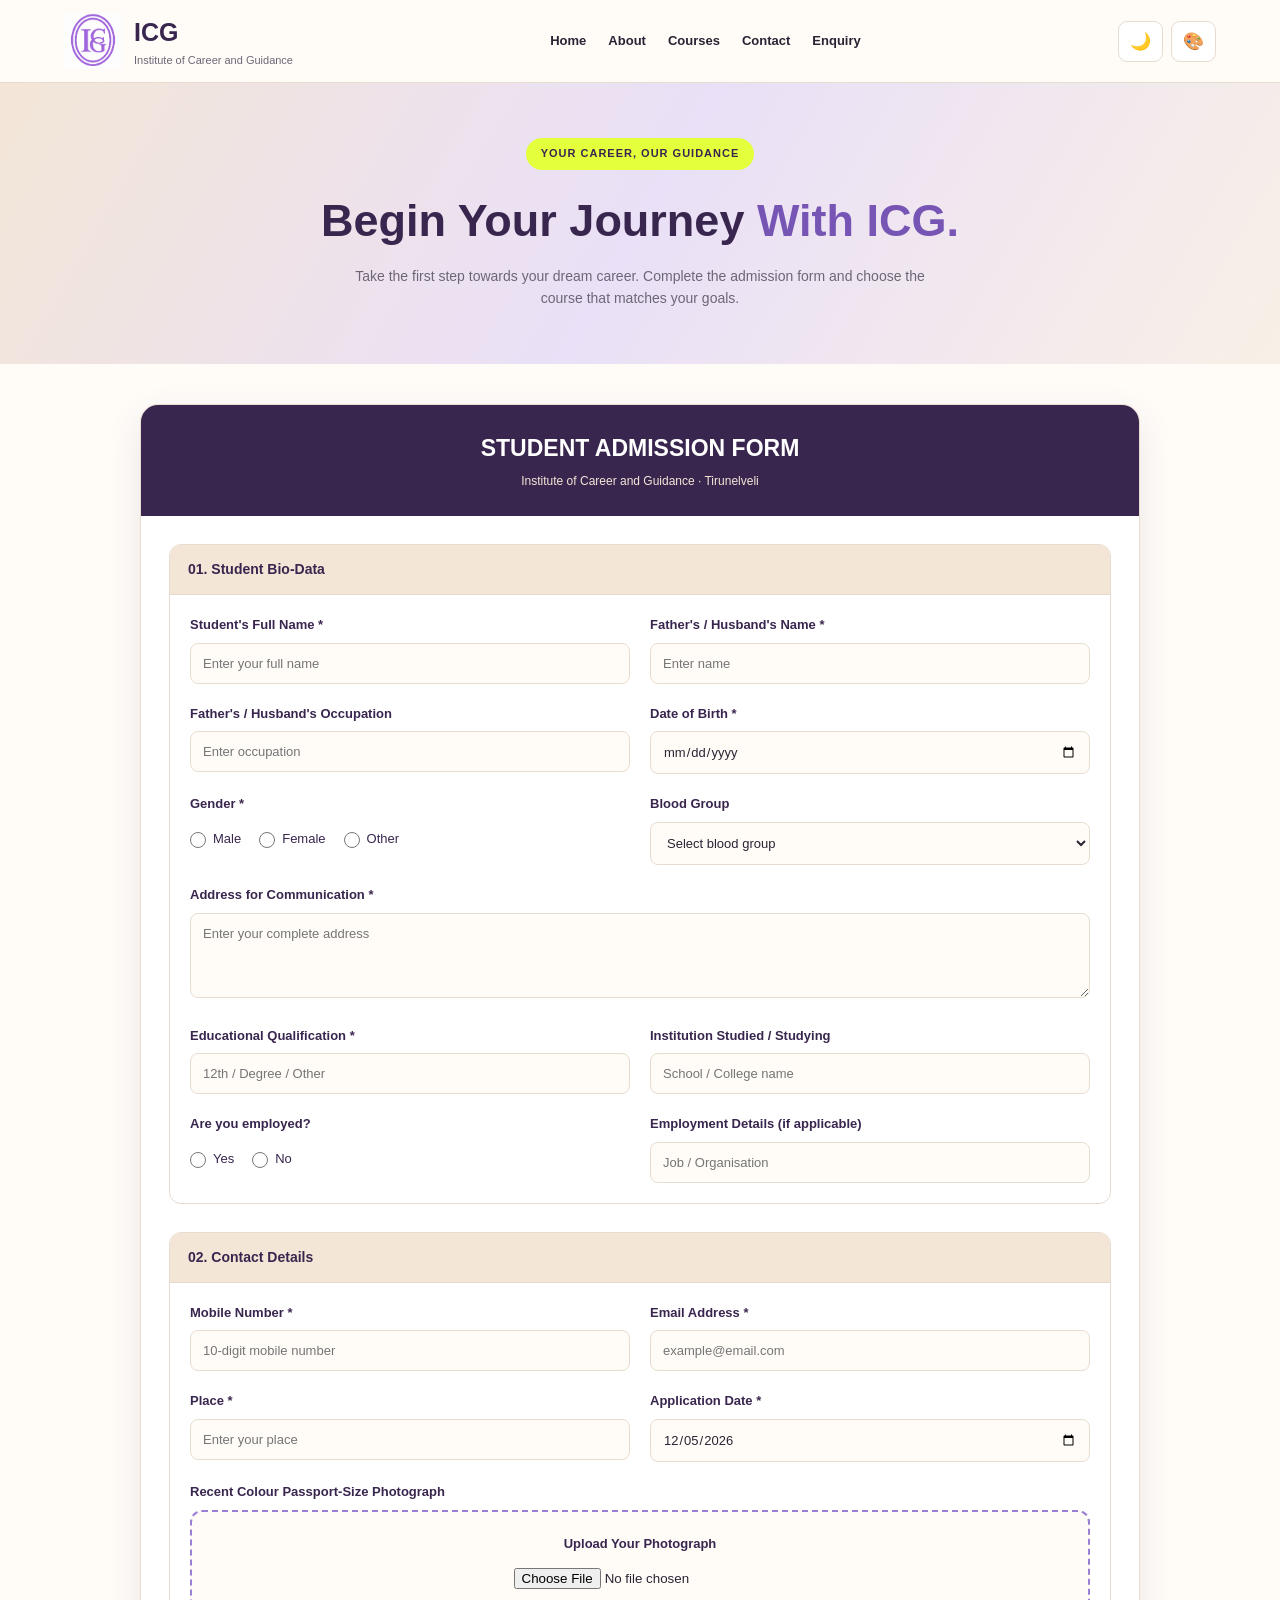
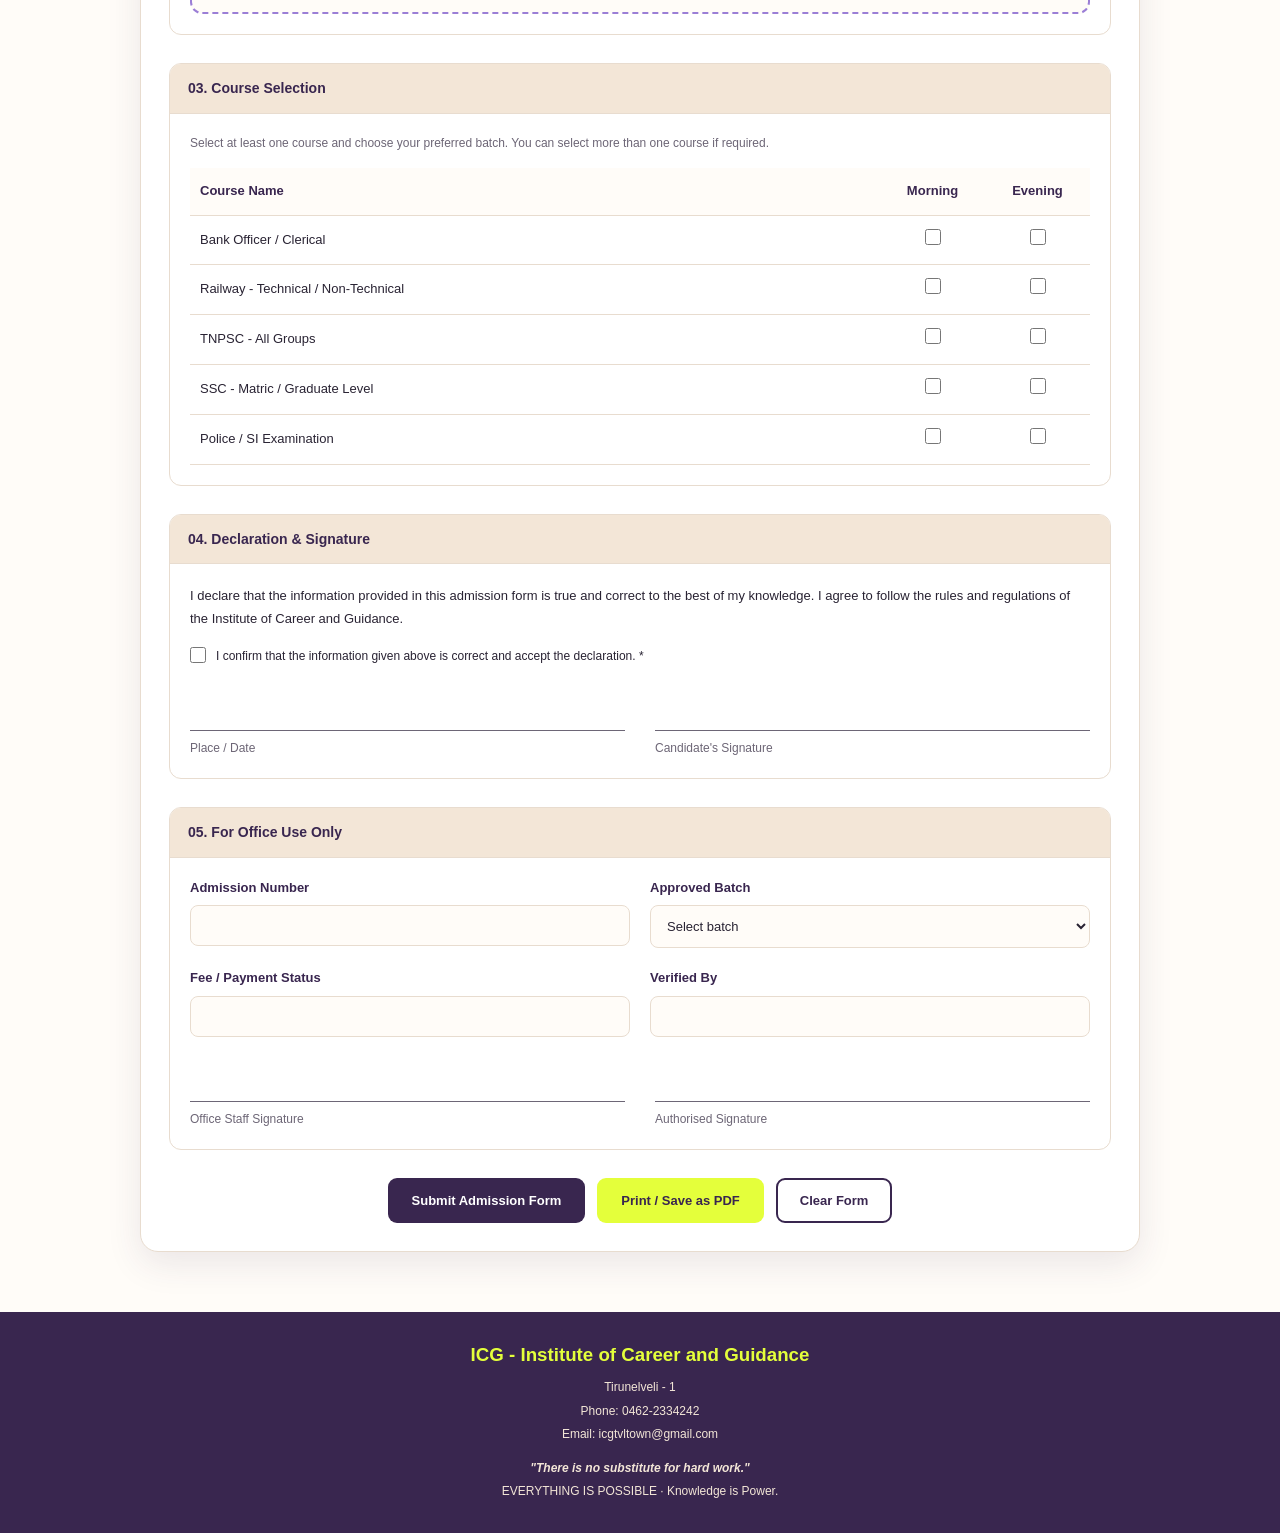
<file: Admission_form.html>
<!DOCTYPE html>
<html lang="en">
<head>
<meta charset="UTF-8">
<meta name="viewport" content="width=device-width, initial-scale=1.0">

<title>ICG | Student Admission</title>

<style>
/* ICG HOME PAGE COLOURS */
:root {
    --beige: #F3E6D7;
    --purple: #9B7ED6;
    --deep-purple: #39264F;
    --lemon: #E4FF3B;
    --white: #FFFFFF;
    --text: #292333;
    --muted: #6D6676;
    --background: #FFFCF8;
    --card: #FFFFFF;
    --border: #E8DCCF;
    --shadow: 0 12px 35px rgba(57,38,79,.10);
}

* {
    margin: 0;
    padding: 0;
    box-sizing: border-box;
}

body {
    font-family: Arial, Helvetica, sans-serif;
    background: var(--background);
    color: var(--text);
    line-height: 1.6;
    transition: .3s;
}

a {
    text-decoration: none;
    color: inherit;
}

button, input, select, textarea {
    font-family: inherit;
}

/* NAVIGATION BAR */

header {
    position: sticky;
    top: 0;
    z-index: 100;
    background: var(--background);
    border-bottom: 1px solid var(--border);
}

.navbar {
    width: 90%;
    max-width: 1200px;
    min-height: 82px;
    margin: auto;
    display: flex;
    align-items: center;
    justify-content: space-between;
    gap: 15px;
}

.logo-area {
    display: flex;
    align-items: center;
    gap: 12px;
}

.logo-area img {
    width: 58px;
    height: 58px;
    object-fit: contain;
}

.logo-text h2 {
    color: var(--deep-purple);
    font-size: 25px;
}

.logo-text p {
    color: var(--muted);
    font-size: 11px;
}

.nav-links {
    display: flex;
    align-items: center;
    gap: 22px;
}

.nav-links a {
    font-size: 13px;
    font-weight: bold;
}

.nav-links a:hover {
    color: #7655B4;
}

.nav-actions {
    display: flex;
    gap: 8px;
}

.theme-button {
    padding: 9px 11px;
    border: 1px solid var(--border);
    border-radius: 9px;
    background: var(--card);
    cursor: pointer;
    font-size: 17px;
}

.menu-button {
    display: none;
    padding: 9px 12px;
    border: 1px solid var(--border);
    border-radius: 9px;
    background: var(--card);
    cursor: pointer;
}

/* PAGE INTRO */

.page-banner {
    background: linear-gradient(
        120deg,
        var(--beige),
        #EAE0F7,
        #F8F0E6
    );
    text-align: center;
    padding: 55px 20px;
}

.tag {
    display: inline-block;
    background: var(--lemon);
    color: var(--deep-purple);
    padding: 7px 15px;
    border-radius: 30px;
    font-size: 11px;
    font-weight: bold;
    letter-spacing: 1px;
}

.page-banner h1 {
    color: var(--deep-purple);
    font-size: clamp(30px, 5vw, 45px);
    margin: 15px 0 8px;
}

.page-banner h1 span {
    color: #7655B4;
}

.page-banner p {
    color: var(--muted);
    max-width: 600px;
    margin: auto;
    font-size: 14px;
}

/* FORM CONTAINER */

.form-container {
    width: 92%;
    max-width: 1000px;
    margin: 40px auto 60px;
    background: var(--card);
    border: 1px solid var(--border);
    border-radius: 18px;
    overflow: hidden;
    box-shadow: var(--shadow);
}

.form-heading {
    background: var(--deep-purple);
    color: var(--white);
    text-align: center;
    padding: 25px 15px;
}

.form-heading h2 {
    font-size: 23px;
    margin-bottom: 5px;
}

.form-heading p {
    color: var(--beige);
    font-size: 12px;
}

form {
    padding: 28px;
}

/* FORM SECTIONS */

.form-section {
    margin-bottom: 28px;
    border: 1px solid var(--border);
    border-radius: 12px;
    overflow: hidden;
}

.section-title {
    background: var(--beige);
    color: var(--deep-purple);
    padding: 13px 18px;
    font-size: 14px;
    font-weight: bold;
    border-bottom: 1px solid var(--border);
}

.section-content {
    padding: 20px;
}

.form-grid {
    display: grid;
    grid-template-columns: repeat(2, minmax(0, 1fr));
    gap: 20px;
}

.form-group {
    min-width: 0;
}

.full-width {
    grid-column: 1 / -1;
}

.form-group label,
.field-label {
    display: block;
    font-size: 13px;
    font-weight: bold;
    margin-bottom: 7px;
    color: var(--deep-purple);
}

input:not([type="radio"]):not([type="checkbox"]):not([type="file"]),
select,
textarea {
    width: 100%;
    padding: 12px;
    border: 1px solid var(--border);
    border-radius: 8px;
    background: var(--background);
    color: var(--text);
    font-size: 13px;
    outline: none;
}

textarea {
    min-height: 85px;
    resize: vertical;
}

input:focus,
select:focus,
textarea:focus {
    border-color: var(--purple);
    box-shadow: 0 0 0 3px rgba(155,126,214,.15);
}

.options {
    display: flex;
    gap: 18px;
    flex-wrap: wrap;
    padding-top: 7px;
}

.options label {
    display: flex;
    align-items: center;
    gap: 7px;
    font-weight: normal;
    font-size: 13px;
}

input[type="radio"],
input[type="checkbox"] {
    accent-color: var(--deep-purple);
    width: 16px;
    height: 16px;
}

/* PHOTO UPLOAD */

.photo-box {
    background: var(--background);
    border: 2px dashed var(--purple);
    border-radius: 12px;
    padding: 22px;
    text-align: center;
}

.photo-box p {
    color: var(--deep-purple);
    font-size: 13px;
    font-weight: bold;
    margin-bottom: 10px;
}

.photo-box input {
    max-width: 100%;
}

/* PHOTO PREVIEW */

#photoPreview {
    display: none;
    width: 110px;
    height: 130px;
    object-fit: cover;
    border: 2px solid var(--purple);
    border-radius: 8px;
    margin: 0 auto 12px;
}

/* COURSE TABLE */

.course-table {
    width: 100%;
    border-collapse: collapse;
    font-size: 13px;
}

.course-table th,
.course-table td {
    padding: 13px 10px;
    border-bottom: 1px solid var(--border);
    text-align: left;
}

.course-table th {
    background: var(--background);
    color: var(--deep-purple);
}

.course-table th:not(:first-child),
.course-table td:not(:first-child) {
    text-align: center;
    width: 105px;
}

.course-table input {
    cursor: pointer;
}

.note {
    color: var(--muted);
    font-size: 12px;
    margin-bottom: 15px;
}

/* DECLARATION AND SIGNATURE */

.declaration {
    font-size: 13px;
    line-height: 1.8;
    margin-bottom: 16px;
}

.agreement {
    display: flex;
    align-items: flex-start;
    gap: 10px;
    font-size: 12px;
}

.signature-grid {
    display: grid;
    grid-template-columns: 1fr 1fr;
    gap: 30px;
    margin-top: 30px;
}

.signature-line {
    border-bottom: 1px solid var(--muted);
    height: 35px;
    margin-bottom: 8px;
}

.signature-grid p {
    font-size: 12px;
    color: var(--muted);
}

/* BUTTONS */

.button-area {
    display: flex;
    justify-content: center;
    flex-wrap: wrap;
    gap: 12px;
    margin-top: 25px;
}

.btn {
    border: 2px solid transparent;
    border-radius: 9px;
    padding: 13px 22px;
    font-size: 13px;
    font-weight: bold;
    cursor: pointer;
    transition: .3s;
}

.btn-primary {
    background: var(--deep-purple);
    color: var(--white);
}

.btn-primary:hover {
    background: #7655B4;
    transform: translateY(-2px);
}

.btn-lemon {
    background: var(--lemon);
    color: var(--deep-purple);
}

.btn-outline {
    background: transparent;
    border-color: var(--deep-purple);
    color: var(--deep-purple);
}

.btn-outline:hover {
    background: var(--beige);
}

#formMessage {
    display: none;
    margin-top: 18px;
    padding: 14px;
    border-radius: 8px;
    background: #EAF7D7;
    color: #31530A;
    font-size: 13px;
}

/* FOOTER */

footer {
    background: var(--deep-purple);
    color: var(--white);
    text-align: center;
    padding: 28px 15px;
}

footer h3 {
    color: var(--lemon);
    margin-bottom: 8px;
}

footer p {
    font-size: 12px;
    margin: 4px;
    color: var(--beige);
}

footer .footer-quote {
    margin-top: 15px;
    font-weight: bold;
    font-style: italic;
}

/* DARK MODE */

body.dark-mode {
    --background: #21192B;
    --card: #30243D;
    --text: #F5EDF9;
    --muted: #C5B8D1;
    --border: #51415F;
    --beige: #40324D;
    --deep-purple: #39264F;
    --purple: #B49AE8;
    --shadow: 0 12px 35px rgba(0,0,0,.25);
}

body.dark-mode .page-banner {
    background: linear-gradient(120deg, #30243D, #39264F);
}

body.dark-mode .page-banner h1,
body.dark-mode .section-title,
body.dark-mode .form-group label,
body.dark-mode .field-label {
    color: #E4FF3B;
}

body.dark-mode input,
body.dark-mode select,
body.dark-mode textarea {
    background: #21192B;
    color: #F5EDF9;
}

body.dark-mode .course-table th {
    background: #21192B;
}

/* ALTERNATE COLOUR THEMES */

body.theme-blue {
    --purple: #78A9E8;
    --deep-purple: #193B65;
    --lemon: #C9F0FF;
    --beige: #DCEBFA;
}

body.theme-green {
    --purple: #7FBF9B;
    --deep-purple: #214D3A;
    --lemon: #DFFF9A;
    --beige: #E0F0E4;
}

/* RESPONSIVE DESIGN */

@media (max-width: 900px) {
    .nav-links {
        gap: 12px;
    }

    .nav-links a {
        font-size: 12px;
    }

    .logo-text p {
        max-width: 150px;
    }
}

@media (max-width: 700px) {
    .navbar {
        flex-wrap: wrap;
        padding: 12px 0;
    }

    .logo-area {
        margin-right: auto;
    }

    .logo-area img {
        width: 45px;
        height: 45px;
    }

    .logo-text h2 {
        font-size: 21px;
    }

    .menu-button {
        display: block;
    }

    .nav-links {
        display: none;
        flex-direction: column;
        align-items: stretch;
        width: 100%;
        gap: 0;
        padding: 8px 0;
    }

    .nav-links.active {
        display: flex;
    }

    .nav-links a {
        padding: 12px;
        border-bottom: 1px solid var(--border);
    }

    .form-grid {
        grid-template-columns: 1fr;
    }

    .full-width {
        grid-column: auto;
    }

    form {
        padding: 15px;
    }

    .section-content {
        padding: 14px;
    }

    .course-table {
        font-size: 11px;
    }

    .course-table th,
    .course-table td {
        padding: 10px 5px;
    }

    .course-table th:not(:first-child),
    .course-table td:not(:first-child) {
        width: 65px;
    }

    .signature-grid {
        grid-template-columns: 1fr;
        gap: 20px;
    }
}

/* PRINT */

@media print {
    header,
    .page-banner,
    .button-area,
    footer {
        display: none !important;
    }

    body {
        background: white;
        color: black;
    }

    .form-container {
        width: 100%;
        max-width: none;
        margin: 0;
        border: none;
        box-shadow: none;
    }

    form {
        padding: 10px;
    }

    .form-section {
        break-inside: avoid;
    }

    .form-heading {
        background: #39264F !important;
        color: white !important;
        print-color-adjust: exact;
        -webkit-print-color-adjust: exact;
    }

    .section-title {
        print-color-adjust: exact;
        -webkit-print-color-adjust: exact;
    }
}
</style>
</head>

<body>

<!-- NAVIGATION -->

<header>
    <div class="navbar">

        <a href="index.html" class="logo-area">
            <img src="logo.png" alt="ICG Logo">

            <div class="logo-text">
                <h2>ICG</h2>
                <p>Institute of Career and Guidance</p>
            </div>
        </a>

        <nav class="nav-links" id="navLinks">
            <a href="index.html">Home</a>
            <a href="index.html#about">About</a>
            <a href="index.html#courses">Courses</a>
            <a href="index.html#contact">Contact</a>
            <a href="Enquiry_page.html">Enquiry</a>
        </nav>

        <div class="nav-actions">
            <button class="theme-button" id="themeToggle"
                    type="button" title="Toggle dark mode">🌙</button>

            <button class="theme-button" id="colorToggle"
                    type="button" title="Change colour theme">🎨</button>

            <button class="menu-button" id="menuToggle"
                    type="button" aria-label="Open menu">☰</button>
        </div>

    </div>
</header>

<!-- PAGE INTRODUCTION -->

<section class="page-banner">

    <span class="tag">YOUR CAREER, OUR GUIDANCE</span>

    <h1>Begin Your Journey <span>With ICG.</span></h1>

    <p>
        Take the first step towards your dream career.
        Complete the admission form and choose the course
        that matches your goals.
    </p>

</section>

<!-- ADMISSION FORM -->

<main class="form-container">

    <div class="form-heading">
        <h2>STUDENT ADMISSION FORM</h2>
        <p>Institute of Career and Guidance · Tirunelveli</p>
    </div>

    <form id="admissionForm">

        <!-- STUDENT BIO-DATA -->

        <section class="form-section">

            <div class="section-title">
                01. Student Bio-Data
            </div>

            <div class="section-content">

                <div class="form-grid">

                    <div class="form-group">
                        <label for="studentName">Student's Full Name *</label>
                        <input type="text" id="studentName"
                               name="studentName"
                               placeholder="Enter your full name" required>
                    </div>

                    <div class="form-group">
                        <label for="parentName">
                            Father's / Husband's Name *
                        </label>
                        <input type="text" id="parentName"
                               name="parentName"
                               placeholder="Enter name" required>
                    </div>

                    <div class="form-group">
                        <label for="occupation">
                            Father's / Husband's Occupation
                        </label>
                        <input type="text" id="occupation"
                               name="occupation"
                               placeholder="Enter occupation">
                    </div>

                    <div class="form-group">
                        <label for="dob">Date of Birth *</label>
                        <input type="date" id="dob" name="dob" required>
                    </div>

                    <div class="form-group">
                        <span class="field-label">Gender *</span>

                        <div class="options">
                            <label>
                                <input type="radio" name="gender"
                                       value="Male" required> Male
                            </label>

                            <label>
                                <input type="radio" name="gender"
                                       value="Female"> Female
                            </label>

                            <label>
                                <input type="radio" name="gender"
                                       value="Other"> Other
                            </label>
                        </div>
                    </div>

                    <div class="form-group">
                        <label for="bloodGroup">Blood Group</label>

                        <select id="bloodGroup" name="bloodGroup">
                            <option value="">Select blood group</option>
                            <option>A+</option>
                            <option>A-</option>
                            <option>B+</option>
                            <option>B-</option>
                            <option>AB+</option>
                            <option>AB-</option>
                            <option>O+</option>
                            <option>O-</option>
                            <option>Not Known</option>
                        </select>
                    </div>

                    <div class="form-group full-width">
                        <label for="address">
                            Address for Communication *
                        </label>
                        <textarea id="address" name="address"
                                  placeholder="Enter your complete address"
                                  required></textarea>
                    </div>

                    <div class="form-group">
                        <label for="qualification">
                            Educational Qualification *
                        </label>
                        <input type="text" id="qualification"
                               name="qualification"
                               placeholder="12th / Degree / Other"
                               required>
                    </div>

                    <div class="form-group">
                        <label for="institution">
                            Institution Studied / Studying
                        </label>
                        <input type="text" id="institution"
                               name="institution"
                               placeholder="School / College name">
                    </div>

                    <div class="form-group">
                        <span class="field-label">Are you employed?</span>

                        <div class="options">
                            <label>
                                <input type="radio" name="employed"
                                       value="Yes"> Yes
                            </label>

                            <label>
                                <input type="radio" name="employed"
                                       value="No"> No
                            </label>
                        </div>
                    </div>

                    <div class="form-group">
                        <label for="employmentDetails">
                            Employment Details (if applicable)
                        </label>
                        <input type="text" id="employmentDetails"
                               name="employmentDetails"
                               placeholder="Job / Organisation">
                    </div>

                </div>
            </div>
        </section>

        <!-- CONTACT DETAILS -->

        <section class="form-section">

            <div class="section-title">
                02. Contact Details
            </div>

            <div class="section-content">

                <div class="form-grid">

                    <div class="form-group">
                        <label for="mobile">Mobile Number *</label>
                        <input type="tel" id="mobile" name="mobile"
                               inputmode="numeric"
                               pattern="[0-9]{10}" maxlength="10"
                               placeholder="10-digit mobile number"
                               title="Enter a 10-digit mobile number"
                               required>
                    </div>

                    <div class="form-group">
                        <label for="email">Email Address *</label>
                        <input type="email" id="email" name="email"
                               placeholder="example@email.com" required>
                    </div>

                    <div class="form-group">
                        <label for="place">Place *</label>
                        <input type="text" id="place" name="place"
                               placeholder="Enter your place" required>
                    </div>

                    <div class="form-group">
                        <label for="applicationDate">Application Date *</label>
                        <input type="date" id="applicationDate"
                               name="applicationDate" required>
                    </div>

                    <div class="form-group full-width">

                        <label for="photo">
                            Recent Colour Passport-Size Photograph
                        </label>

                        <div class="photo-box">

                            <img id="photoPreview"
                                 alt="Selected passport-size photo preview">

                            <p>Upload Your Photograph</p>

                            <input type="file" id="photo" name="photo"
                                   accept="image/png,image/jpeg">

                        </div>

                    </div>

                </div>
            </div>
        </section>

        <!-- COURSE SELECTION -->

        <section class="form-section">

            <div class="section-title">
                03. Course Selection
            </div>

            <div class="section-content">

                <p class="note">
                    Select at least one course and choose your preferred
                    batch. You can select more than one course if required.
                </p>

                <table class="course-table">

                    <thead>
                        <tr>
                            <th>Course Name</th>
                            <th>Morning</th>
                            <th>Evening</th>
                        </tr>
                    </thead>

                    <tbody>

                        <tr>
                            <td>Bank Officer / Clerical</td>
                            <td>
                                <input type="checkbox" name="courses"
                                       value="Bank Officer / Clerical - Morning"
                                       aria-label="Bank course morning">
                            </td>
                            <td>
                                <input type="checkbox" name="courses"
                                       value="Bank Officer / Clerical - Evening"
                                       aria-label="Bank course evening">
                            </td>
                        </tr>

                        <tr>
                            <td>Railway - Technical / Non-Technical</td>
                            <td>
                                <input type="checkbox" name="courses"
                                       value="Railway - Morning"
                                       aria-label="Railway morning">
                            </td>
                            <td>
                                <input type="checkbox" name="courses"
                                       value="Railway - Evening"
                                       aria-label="Railway evening">
                            </td>
                        </tr>

                        <tr>
                            <td>TNPSC - All Groups</td>
                            <td>
                                <input type="checkbox" name="courses"
                                       value="TNPSC - Morning"
                                       aria-label="TNPSC morning">
                            </td>
                            <td>
                                <input type="checkbox" name="courses"
                                       value="TNPSC - Evening"
                                       aria-label="TNPSC evening">
                            </td>
                        </tr>

                        <tr>
                            <td>SSC - Matric / Graduate Level</td>
                            <td>
                                <input type="checkbox" name="courses"
                                       value="SSC - Morning"
                                       aria-label="SSC morning">
                            </td>
                            <td>
                                <input type="checkbox" name="courses"
                                       value="SSC - Evening"
                                       aria-label="SSC evening">
                            </td>
                        </tr>

                        <tr>
                            <td>Police / SI Examination</td>
                            <td>
                                <input type="checkbox" name="courses"
                                       value="Police / SI - Morning"
                                       aria-label="Police course morning">
                            </td>
                            <td>
                                <input type="checkbox" name="courses"
                                       value="Police / SI - Evening"
                                       aria-label="Police course evening">
                            </td>
                        </tr>

                    </tbody>
                </table>

            </div>
        </section>

        <!-- DECLARATION -->

        <section class="form-section">

            <div class="section-title">
                04. Declaration & Signature
            </div>

            <div class="section-content">

                <p class="declaration">
                    I declare that the information provided in this
                    admission form is true and correct to the best of
                    my knowledge. I agree to follow the rules and
                    regulations of the Institute of Career and Guidance.
                </p>

                <label class="agreement">
                    <input type="checkbox" id="declaration" required>

                    <span>
                        I confirm that the information given above is
                        correct and accept the declaration. *
                    </span>
                </label>

                <div class="signature-grid">

                    <div>
                        <div class="signature-line"></div>
                        <p>Place / Date</p>
                    </div>

                    <div>
                        <div class="signature-line"></div>
                        <p>Candidate's Signature</p>
                    </div>

                </div>

            </div>
        </section>

        <!-- OFFICE USE -->

        <section class="form-section">

            <div class="section-title">
                05. For Office Use Only
            </div>

            <div class="section-content">

                <div class="form-grid">

                    <div class="form-group">
                        <label for="admissionNumber">
                            Admission Number
                        </label>
                        <input type="text" id="admissionNumber"
                               name="admissionNumber">
                    </div>

                    <div class="form-group">
                        <label for="approvedBatch">Approved Batch</label>
                        <select id="approvedBatch" name="approvedBatch">
                            <option value="">Select batch</option>
                            <option>Morning</option>
                            <option>Evening</option>
                        </select>
                    </div>

                    <div class="form-group">
                        <label for="feeStatus">Fee / Payment Status</label>
                        <input type="text" id="feeStatus" name="feeStatus">
                    </div>

                    <div class="form-group">
                        <label for="verifiedBy">Verified By</label>
                        <input type="text" id="verifiedBy" name="verifiedBy">
                    </div>

                </div>

                <div class="signature-grid">

                    <div>
                        <div class="signature-line"></div>
                        <p>Office Staff Signature</p>
                    </div>

                    <div>
                        <div class="signature-line"></div>
                        <p>Authorised Signature</p>
                    </div>

                </div>

            </div>
        </section>

        <!-- FORM BUTTONS -->

        <div class="button-area">

            <button type="submit" class="btn btn-primary">
                Submit Admission Form
            </button>

            <button type="button" class="btn btn-lemon"
                    onclick="window.print()">
                Print / Save as PDF
            </button>

            <button type="reset" class="btn btn-outline">
                Clear Form
            </button>

        </div>

        <div id="formMessage" role="status"></div>

    </form>
</main>

<!-- FOOTER -->

<footer>

    <h3>ICG - Institute of Career and Guidance</h3>

    <p>Tirunelveli - 1</p>
    <p>Phone: 0462-2334242</p>
    <p>Email: icgtvltown@gmail.com</p>

    <p class="footer-quote">
        "There is no substitute for hard work."
    </p>

    <p>EVERYTHING IS POSSIBLE · Knowledge is Power.</p>

</footer>

<script>

/* MOBILE NAVIGATION */

const menuToggle = document.getElementById("menuToggle");
const navLinks = document.getElementById("navLinks");

menuToggle.addEventListener("click", function () {
    navLinks.classList.toggle("active");

    menuToggle.textContent =
        navLinks.classList.contains("active") ? "✕" : "☰";
});

navLinks.querySelectorAll("a").forEach(function (link) {
    link.addEventListener("click", function () {
        navLinks.classList.remove("active");
        menuToggle.textContent = "☰";
    });
});


/* DARK MODE - SAME PREFERENCE AS HOME PAGE */

const themeToggle = document.getElementById("themeToggle");

function applySavedTheme() {
    let savedTheme = "light";

    try {
        savedTheme = localStorage.getItem("icgTheme") || "light";
    } catch (error) {
        // Use light mode if browser storage is unavailable.
    }

    document.body.classList.toggle(
        "dark-mode",
        savedTheme === "dark"
    );

    themeToggle.textContent =
        savedTheme === "dark" ? "☀️" : "🌙";
}

applySavedTheme();

themeToggle.addEventListener("click", function () {
    const isDark = document.body.classList.toggle("dark-mode");

    themeToggle.textContent = isDark ? "☀️" : "🌙";

    try {
        localStorage.setItem("icgTheme", isDark ? "dark" : "light");
    } catch (error) {
        // Theme works for this page even if it cannot be saved.
    }
});


/* COLOUR THEME */

const colorToggle = document.getElementById("colorToggle");

const colorThemes = ["", "theme-blue", "theme-green"];
let currentColorTheme = 0;

function applySavedColorTheme() {
    try {
        const savedTheme = localStorage.getItem("icgColorTheme") || "";
        const savedIndex = colorThemes.indexOf(savedTheme);

        if (savedIndex !== -1) {
            currentColorTheme = savedIndex;
        }
    } catch (error) {
        currentColorTheme = 0;
    }

    document.body.classList.remove("theme-blue", "theme-green");

    if (colorThemes[currentColorTheme]) {
        document.body.classList.add(colorThemes[currentColorTheme]);
    }
}

applySavedColorTheme();

colorToggle.addEventListener("click", function () {
    currentColorTheme = (currentColorTheme + 1) % colorThemes.length;

    document.body.classList.remove("theme-blue", "theme-green");

    if (colorThemes[currentColorTheme]) {
        document.body.classList.add(colorThemes[currentColorTheme]);
    }

    try {
        localStorage.setItem(
            "icgColorTheme",
            colorThemes[currentColorTheme]
        );
    } catch (error) {
        // Colour changing still works for this page.
    }
});


/* SET APPLICATION DATE */

document.getElementById("applicationDate").value =
    new Date().toLocaleDateString("en-CA");


/* PASSPORT PHOTO PREVIEW */

const photoInput = document.getElementById("photo");
const photoPreview = document.getElementById("photoPreview");

photoInput.addEventListener("change", function () {
    const file = photoInput.files[0];

    if (!file) {
        photoPreview.style.display = "none";
        return;
    }

    if (!["image/jpeg", "image/png"].includes(file.type)) {
        alert("Please select a JPG or PNG image.");
        photoInput.value = "";
        photoPreview.style.display = "none";
        return;
    }

    const reader = new FileReader();

    reader.onload = function (event) {
        photoPreview.src = event.target.result;
        photoPreview.style.display = "block";
    };

    reader.readAsDataURL(file);
});


/* ADMISSION FORM VALIDATION */

const admissionForm = document.getElementById("admissionForm");
const formMessage = document.getElementById("formMessage");

admissionForm.addEventListener("submit", function (event) {
    event.preventDefault();

    if (!admissionForm.reportValidity()) {
        return;
    }

    const selectedCourses =
        admissionForm.querySelectorAll(
            'input[name="courses"]:checked'
        );

    if (selectedCourses.length === 0) {
        alert("Please select at least one course and batch.");
        return;
    }

    formMessage.style.display = "block";

    formMessage.textContent =
        "The form is valid! This demo does not yet send or save admission details. Please print the form or save it as PDF.";

    formMessage.scrollIntoView({
        behavior: "smooth",
        block: "center"
    });
});


/* CLEAR FORM */

admissionForm.addEventListener("reset", function () {
    setTimeout(function () {
        formMessage.style.display = "none";
        photoPreview.style.display = "none";
        photoPreview.removeAttribute("src");

        document.getElementById("applicationDate").value =
            new Date().toLocaleDateString("en-CA");
    }, 0);
});

</script>

</body>
</html>
</file>
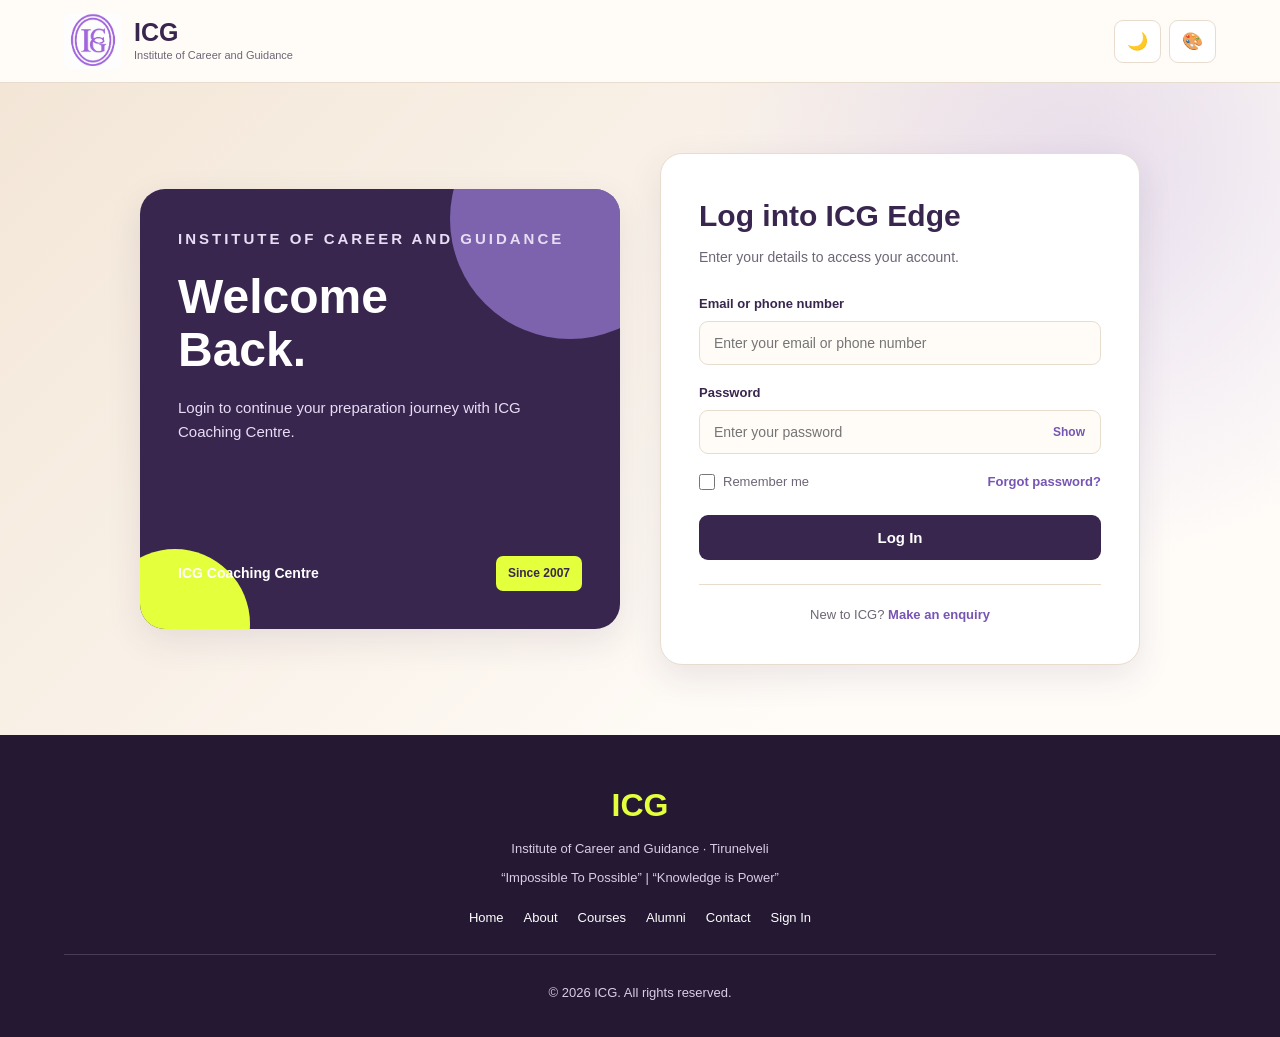
<file: Login.html>
<!DOCTYPE html>
<html lang="en">
<head>
    <meta charset="UTF-8">
    <meta name="viewport" content="width=device-width, initial-scale=1.0">
    <title>Log In | ICG Institute of Career and Guidance</title>
    <meta name="description" content="Sign in to your ICG Coaching Centre account.">

    <style>
        :root {
            --beige: #F3E6D7;
            --purple: #9B7ED6;
            --deep-purple: #39264F;
            --lemon: #E4FF3B;
            --white: #FFFFFF;
            --text: #292333;
            --muted: #6D6676;
            --background: #FFFCF8;
            --card: #FFFFFF;
            --border: #E8DCCF;
            --shadow: 0 12px 35px rgba(57,38,79,.10);
        }

        * { margin: 0; padding: 0; box-sizing: border-box; }

        html { scroll-behavior: smooth; }

        body {
            font-family: Arial, Helvetica, sans-serif;
            background: var(--background);
            color: var(--text);
            line-height: 1.6;
            min-height: 100vh;
            display: flex;
            flex-direction: column;
            transition: background .3s, color .3s;
        }

        a { text-decoration: none; color: inherit; }
        button, input { font-family: inherit; }
        button { cursor: pointer; }
        img { max-width: 100%; }

        .container { width: 90%; max-width: 1200px; margin: auto; }

        /* NAVIGATION */
        header {
            position: sticky;
            top: 0;
            z-index: 1000;
            background: var(--background);
            border-bottom: 1px solid var(--border);
        }

        .navbar {
            min-height: 82px;
            display: flex;
            align-items: center;
            justify-content: space-between;
            gap: 20px;
        }

        .logo-area { display: flex; align-items: center; gap: 12px; flex-shrink: 0; }
        .logo-area img { width: 58px; height: 58px; object-fit: contain; border-radius: 8px; }
        .logo-text h2 { color: var(--deep-purple); font-size: 25px; line-height: 1.2; }
        .logo-text p { color: var(--muted); font-size: 11px; }

        
        .nav-links a { font-size: 13px; font-weight: bold; transition: color .3s; }
        .nav-links a:hover, .nav-links a.current { color: #7655B4; }

        .nav-actions { display: flex; align-items: center; gap: 8px; }

        .theme-button, .menu-button {
            border: 1px solid var(--border);
            background: var(--card);
            color: var(--text);
            padding: 10px 12px;
            border-radius: 9px;
            font-size: 17px;
        }

        .menu-button { display: none; }

        .btn {
            display: inline-block;
            padding: 13px 22px;
            border-radius: 9px;
            font-size: 14px;
            font-weight: bold;
            border: 2px solid transparent;
            transition: transform .25s, background .25s;
        }

        .btn:hover { transform: translateY(-3px); }
        .btn-primary { background: var(--deep-purple); color: var(--white); }
        .btn-primary:hover { background: #52376F; }
        .btn-outline { border-color: var(--deep-purple); color: var(--deep-purple); background: transparent; }

        /* LOGIN AREA */
        main { flex: 1; }

        .login-section {
            background:
                radial-gradient(circle at 85% 15%, rgba(155,126,214,.22), transparent 32%),
                linear-gradient(135deg, var(--beige), #FFFCF8 75%);
            padding: 70px 0;
        }

        .login-grid {
            display: grid;
            grid-template-columns: 1fr 1fr;
            gap: 40px;
            align-items: center;
            max-width: 1000px;
            margin: auto;
        }

        /* Welcome card (left) */
        .welcome-card {
            position: relative;
            background: var(--deep-purple);
            color: var(--white);
            border-radius: 25px;
            padding: 38px;
            min-height: 440px;
            display: flex;
            flex-direction: column;
            justify-content: space-between;
            box-shadow: var(--shadow);
            overflow: hidden;
        }

        .welcome-card::before {
            content: "";
            position: absolute;
            width: 240px;
            height: 240px;
            border-radius: 50%;
            background: var(--purple);
            top: -90px;
            right: -70px;
            opacity: .7;
        }

        .welcome-card::after {
            content: "";
            position: absolute;
            width: 150px;
            height: 150px;
            border-radius: 50%;
            background: var(--lemon);
            bottom: -70px;
            left: -40px;
        }

        .welcome-top, .welcome-bottom { position: relative; z-index: 2; }

        .icg-label {
            font-size: 13px;
            letter-spacing: 3px;
            color: var(--lemon);
            font-weight: bold;
        }

        .welcome-card h1 {
            font-size: clamp(34px, 4vw, 48px);
            line-height: 1.1;
            margin: 20px 0;
        }

        .welcome-card p { color: #E8DDF4; font-size: 15px; }

        .welcome-bottom {
            margin-top: 35px;
            display: flex;
            justify-content: space-between;
            align-items: center;
            gap: 10px;
        }

        .welcome-bottom strong { font-size: 14px; }

        .welcome-bottom span {
            background: var(--lemon);
            color: var(--deep-purple);
            padding: 8px 12px;
            border-radius: 7px;
            font-size: 12px;
            font-weight: bold;
        }

        /* Form card (right) */
        .form-card {
            background: var(--card);
            border: 1px solid var(--border);
            border-radius: 22px;
            padding: 38px;
            box-shadow: var(--shadow);
        }

        .form-card h2 { color: var(--deep-purple); font-size: 30px; margin-bottom: 6px; }
        .form-card .sub { color: var(--muted); font-size: 14px; margin-bottom: 26px; }

        .field { margin-bottom: 18px; }

        .field label {
            display: block;
            color: var(--deep-purple);
            font-size: 13px;
            font-weight: bold;
            margin-bottom: 6px;
        }

        .field input[type="text"],
        .field input[type="password"] {
            width: 100%;
            padding: 13px 14px;
            border: 1px solid var(--border);
            border-radius: 9px;
            background: var(--background);
            color: var(--text);
            font-size: 14px;
            outline: none;
            transition: border-color .2s, box-shadow .2s;
        }

        .field input:focus {
            border-color: var(--purple);
            box-shadow: 0 0 0 3px rgba(155,126,214,.25);
        }

        .field.invalid input { border-color: #C0392B; }

        .error-text {
            display: none;
            color: #C0392B;
            font-size: 12px;
            margin-top: 5px;
        }

        .field.invalid .error-text { display: block; }

        .password-wrap { position: relative; }
        .password-wrap input { padding-right: 70px !important; }

        .show-password {
            position: absolute;
            right: 8px;
            top: 50%;
            transform: translateY(-50%);
            background: transparent;
            border: none;
            color: #7655B4;
            font-size: 12px;
            font-weight: bold;
            padding: 6px 8px;
        }

        .form-row {
            display: flex;
            justify-content: space-between;
            align-items: center;
            gap: 10px;
            flex-wrap: wrap;
            margin-bottom: 22px;
            font-size: 13px;
        }

        .remember { display: flex; align-items: center; gap: 8px; color: var(--muted); }
        .remember input { accent-color: var(--deep-purple); width: 16px; height: 16px; }

        .forgot { color: #7655B4; font-weight: bold; }
        .forgot:hover { text-decoration: underline; }

        .submit-btn {
            width: 100%;
            border: none;
            background: var(--deep-purple);
            color: var(--white);
            padding: 14px;
            border-radius: 9px;
            font-size: 15px;
            font-weight: bold;
            transition: transform .25s, background .25s;
        }

        .submit-btn:hover { background: #52376F; transform: translateY(-2px); }

        .form-message {
            display: none;
            margin-top: 16px;
            padding: 12px 14px;
            border-radius: 9px;
            background: var(--beige);
            color: var(--deep-purple);
            font-size: 13px;
        }

        .form-message.visible { display: block; }

        .form-footer {
            margin-top: 24px;
            padding-top: 20px;
            border-top: 1px solid var(--border);
            text-align: center;
            color: var(--muted);
            font-size: 13px;
        }

        .form-footer a { color: #7655B4; font-weight: bold; }
        .form-footer a:hover { text-decoration: underline; }

        /* FOOTER */
        footer {
            background: #241832;
            color: var(--white);
            padding: 45px 0 25px;
            text-align: center;
        }

        .footer-logo { font-size: 32px; color: var(--lemon); margin-bottom: 5px; }
        footer p { color: #D9CDE7; font-size: 13px; margin: 8px 0; }

        .footer-links {
            display: flex;
            justify-content: center;
            flex-wrap: wrap;
            gap: 20px;
            margin: 20px 0;
        }

        .footer-links a { font-size: 13px; color: var(--white); }
        .footer-links a:hover { color: var(--lemon); }

        .footer-bottom { border-top: 1px solid #4A3B58; margin-top: 25px; padding-top: 20px; }

        /* COLOUR THEMES (same as home page) */
        body.theme-blue {
            --beige: #DCEBFA; --purple: #6399D8; --deep-purple: #183B63; --lemon: #A8E6FF;
            --text: #202D40; --muted: #596B80; --background: #F7FAFF; --card: #FFFFFF;
            --border: #CFDDED; --shadow: 0 12px 35px rgba(24,59,99,.12);
        }

        body.theme-green {
            --beige: #DDF3E4; --purple: #66B58A; --deep-purple: #164B35; --lemon: #C9F56A;
            --text: #20372B; --muted: #5A7062; --background: #F7FCF8; --card: #FFFFFF;
            --border: #CFE5D5; --shadow: 0 12px 35px rgba(22,75,53,.12);
        }

        /* DARK MODE (same as home page) */
        body.dark-mode {
            --background: #17131E; --card: #241D30; --text: #F4EDF9; --muted: #C2B5D0;
            --border: #40334F; --deep-purple: #C4A8F5; --beige: #2D2438; --purple: #8C6AC6;
            --shadow: 0 12px 35px rgba(0,0,0,.25);
        }

        body.dark-mode .login-section {
            background:
                radial-gradient(circle at 85% 15%, rgba(155,126,214,.18), transparent 32%),
                var(--background);
        }

        body.dark-mode .welcome-card { background: #302340; }
        body.dark-mode .welcome-card::before { background: #7655B4; }
        body.dark-mode .welcome-card p,
        body.dark-mode .welcome-bottom strong { color: #F4EDF9; }
        body.dark-mode .submit-btn { color: #241832; }
        body.dark-mode .btn-primary { color: #241832; }
        body.dark-mode .btn-outline { border-color: var(--deep-purple); color: var(--text); }
        body.dark-mode .welcome-bottom span { color: #241832; }

        /* RESPONSIVE */
        @media (max-width: 1100px) {
            .nav-links { gap: 12px; }
            .nav-links a { font-size: 12px; }
        }

        @media (max-width: 860px) {
            .login-grid { grid-template-columns: 1fr; gap: 30px; }
            .welcome-card { min-height: 280px; }
        }

        @media (max-width: 780px) {
            .navbar { min-height: 75px; }
            .logo-area img { width: 48px; height: 48px; }
            .logo-text h2 { font-size: 22px; }
            .menu-button { display: inline-block; }

            .nav-links {
                position: absolute;
                top: 75px;
                left: 0;
                right: 0;
                display: none;
                flex-direction: column;
                align-items: stretch;
                gap: 0;
                background: var(--background);
                border-bottom: 1px solid var(--border);
                padding: 10px 5% 20px;
            }

            .nav-links.active { display: flex; }

            .nav-links a {
                padding: 13px 5px;
                border-bottom: 1px solid var(--border);
                font-size: 14px;
            }

            .nav-links a:last-child { border-bottom: none; }

            .login-section { padding: 50px 0; }
        }

        @media (max-width: 500px) {
            .container { width: 92%; }
            .logo-text p { font-size: 10px; }
            .logo-area { gap: 8px; }
            .logo-area img { width: 43px; height: 43px; }
            .logo-text h2 { font-size: 20px; }
            .nav-actions { gap: 5px; }
            .theme-button, .menu-button { padding: 8px; font-size: 14px; }
            .welcome-card { padding: 26px; }
            .form-card { padding: 26px 22px; }
        }
    </style>
</head>

<body>
    <!-- NAVIGATION -->
    <header>
        <div class="container navbar">

            <a href="index.html#home" class="logo-area" aria-label="ICG home">
                <img src="logo.png" alt="ICG Coaching Centre logo">
                <div class="logo-text">
                    <h2>ICG</h2>
                    <p>Institute of Career and Guidance</p>
                </div>
            </a>

            
            <div class="nav-actions">
                <button class="theme-button" id="themeToggle" type="button"
                        aria-label="Toggle dark mode" title="Toggle dark mode">🌙</button>

                <button class="theme-button" id="colorToggle" type="button"
                        aria-label="Change colour theme" title="Change website colours">🎨</button>

                <button class="menu-button" id="menuToggle" type="button"
                        aria-label="Open navigation menu" aria-expanded="false">☰</button>
            </div>

        </div>
    </header>

    <main>
        <section class="login-section">
            <div class="container login-grid">

                <!-- WELCOME CARD -->
                <div class="welcome-card">
                    <div class="welcome-top">
                        <p class="icg-label">INSTITUTE OF CAREER AND GUIDANCE</p>
                        <h1>Welcome<br>Back.</h1>
                        <p>
                            Login to continue your preparation journey
                            with ICG Coaching Centre.
                        </p>
                    </div>

                    <div class="welcome-bottom">
                        <strong>ICG Coaching Centre</strong>
                        <span>Since 2007</span>
                    </div>
                </div>

                <!-- LOGIN FORM -->
                <div class="form-card">
                    <h2>Log into ICG Edge</h2>
                    <p class="sub">Enter your details to access your account.</p>

                    <form id="loginForm" novalidate method="post" >

                        <div class="field" id="userField">
                            <label for="username">Email or phone number</label>
                            <input type="text"
                                   id="username"
                                   name="username"
                                   placeholder="Enter your email or phone number"
                                   autocomplete="username">
                            <p class="error-text">Enter your email or phone number.</p>
                        </div>

                        <div class="field" id="passField">
                            <label for="password">Password</label>
                            <div class="password-wrap">
                                <input type="password"
                                       id="password"
                                       name="password"
                                       placeholder="Enter your password"
                                       autocomplete="current-password">
                                <button type="button"
                                        class="show-password"
                                        id="showPassword"
                                        aria-label="Show password">Show</button>
                            </div>
                            <p class="error-text">Enter your password.</p>
                        </div>

                        <div class="form-row">
                            <label class="remember">
                                <input type="checkbox" id="remember">
                                Remember me
                            </label>

                            <a href="http://127.0.0.1:5500/Enquiry_page.html#enquiryForm" class="forgot">Forgot password?</a>
                        </div>

                        <button type="submit" class="submit-btn">Log In</button>

                        <div class="form-message" id="formMessage" role="status"></div>
                    </form>

                    <div class="form-footer">
                        New to ICG?
                        <a href="http://127.0.0.1:5500/Enquiry_page.html#enquiryForm">Make an enquiry</a>
                    </div>
                </div>

            </div>
        </section>
    </main>

    <!-- FOOTER -->
    <footer>
        <div class="container">

            <h2 class="footer-logo">ICG</h2>
            <p>Institute of Career and Guidance · Tirunelveli</p>
            <p>“Impossible To Possible” | “Knowledge is Power”</p>

            <div class="footer-links">
                <a href="index.html#home">Home</a>
                <a href="index.html#about">About</a>
                <a href="courses.html">Courses</a>
                <a href="index.html#alumni">Alumni</a>
                <a href="index.html#contact">Contact</a>
                <a href="login.html">Sign In</a>
            </div>

            <div class="footer-bottom">
                <p>© <span id="currentYear">2026</span> ICG. All rights reserved.</p>
            </div>

        </div>
    </footer>

    <script>
        /* MOBILE NAVIGATION */
        const menuToggle = document.getElementById("menuToggle");
        const navLinks = document.getElementById("navLinks");

        menuToggle.addEventListener("click", function () {
            const isOpen = navLinks.classList.toggle("active");
            menuToggle.setAttribute("aria-expanded", isOpen);
            menuToggle.textContent = isOpen ? "✕" : "☰";
        });

        /* DARK MODE (shares the saved setting with the home page) */
        const themeToggle = document.getElementById("themeToggle");

        try {
            if (localStorage.getItem("icgTheme") === "dark") {
                document.body.classList.add("dark-mode");
                themeToggle.textContent = "☀️";
            }
        } catch (error) {}

        themeToggle.addEventListener("click", function () {
            document.body.classList.toggle("dark-mode");
            const isDark = document.body.classList.contains("dark-mode");
            themeToggle.textContent = isDark ? "☀️" : "🌙";

            try {
                localStorage.setItem("icgTheme", isDark ? "dark" : "light");
            } catch (error) {}
        });

        /* COLOUR THEME (shares the saved setting with the home page) */
        const colorToggle = document.getElementById("colorToggle");
        const colorThemes = ["", "theme-blue", "theme-green"];
        const themeIcons = ["🎨", "🔵", "🟢"];
        let currentColorTheme = 0;

        try {
            const saved = localStorage.getItem("icgColorTheme");
            const savedIndex = colorThemes.indexOf(saved || "");
            if (savedIndex !== -1) {
                currentColorTheme = savedIndex;
            }
        } catch (error) {}

        function applyColorTheme() {
            document.body.classList.remove("theme-blue", "theme-green");
            const selected = colorThemes[currentColorTheme];

            if (selected) {
                document.body.classList.add(selected);
            }

            colorToggle.textContent = themeIcons[currentColorTheme];

            try {
                localStorage.setItem("icgColorTheme", selected);
            } catch (error) {}
        }

        applyColorTheme();

        colorToggle.addEventListener("click", function () {
            currentColorTheme = (currentColorTheme + 1) % colorThemes.length;
            applyColorTheme();
        });

        /* SHOW / HIDE PASSWORD */
        const passwordInput = document.getElementById("password");
        const showPassword = document.getElementById("showPassword");

        showPassword.addEventListener("click", function () {
            const isHidden = passwordInput.type === "password";
            passwordInput.type = isHidden ? "text" : "password";
            showPassword.textContent = isHidden ? "Hide" : "Show";
            showPassword.setAttribute("aria-label", isHidden ? "Hide password" : "Show password");
        });

        /* FORM CHECK */
        const loginForm = document.getElementById("loginForm");
        const usernameInput = document.getElementById("username");
        const userField = document.getElementById("userField");
        const passField = document.getElementById("passField");
        const formMessage = document.getElementById("formMessage");

        usernameInput.addEventListener("input", function () {
            userField.classList.remove("invalid");
        });

        passwordInput.addEventListener("input", function () {
            passField.classList.remove("invalid");
        });

        loginForm.addEventListener("submit", function (event) {
            event.preventDefault();

            const usernameValue = usernameInput.value.trim();
            const passwordValue = passwordInput.value;

            userField.classList.toggle("invalid", usernameValue === "");
            passField.classList.toggle("invalid", passwordValue === "");

            if (usernameValue === "" || passwordValue === "") {
                formMessage.classList.remove("visible");
                return;
            }

            /*
              Connect your own login system here.
              Send usernameValue and passwordValue to your server
              (for example with fetch to /api/login) and check them there.
              Never store or check real passwords in this HTML file.
            */

            formMessage.textContent =
                "Login is not connected yet. Please contact ICG to get access.";
            formMessage.classList.add("visible");
        });

        /* COPYRIGHT YEAR */
        document.getElementById("currentYear").textContent = new Date().getFullYear();
    </script>

</body>
</html>
</file>
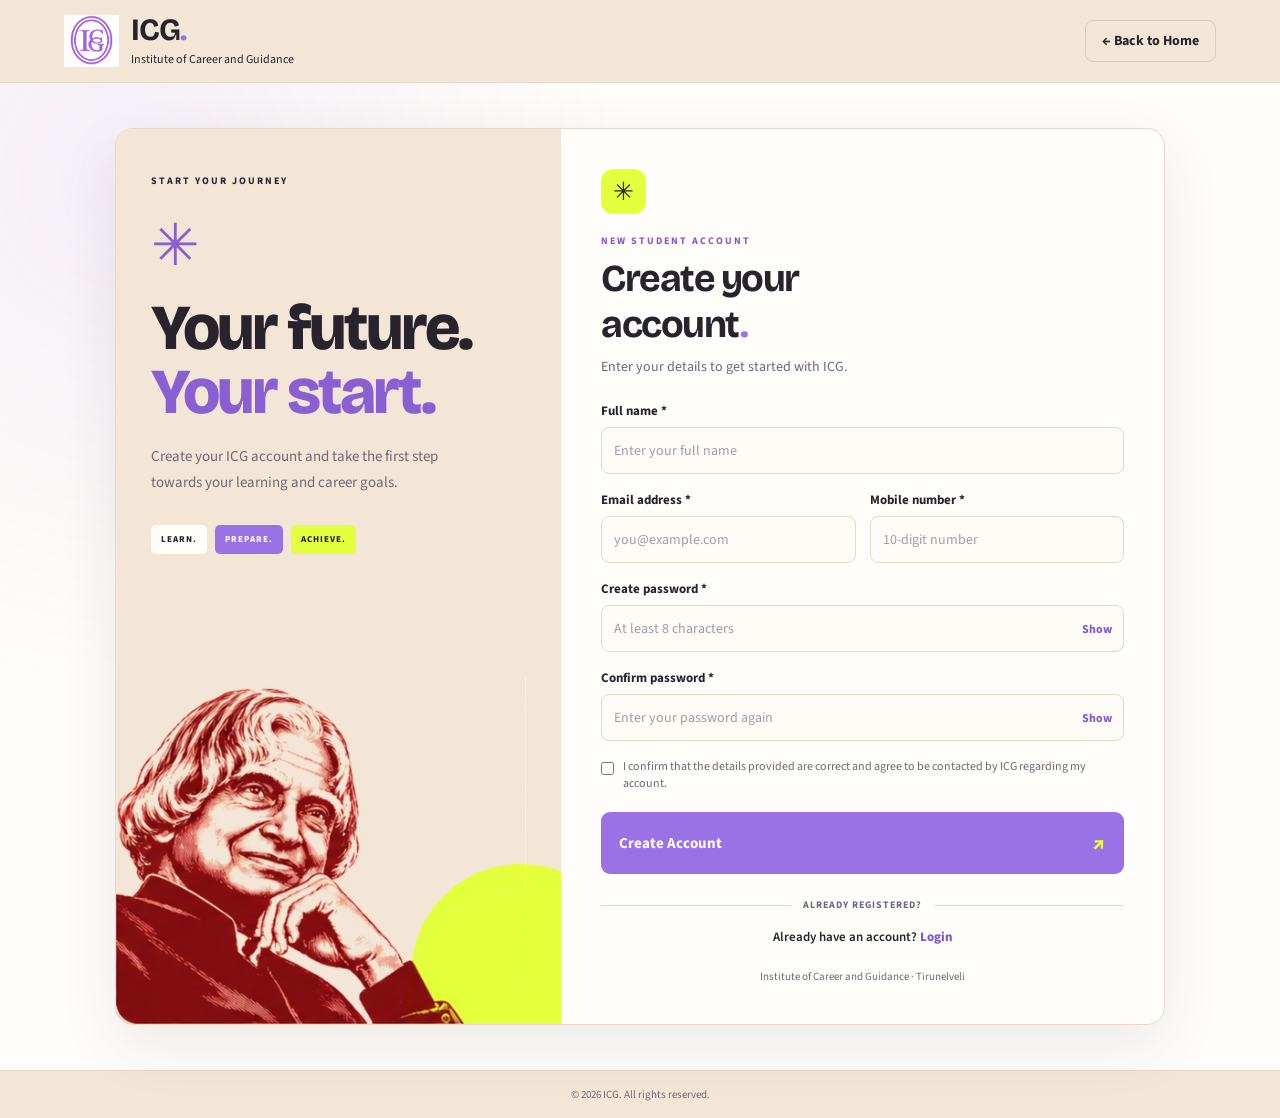
<file: Signin.html>
<!DOCTYPE html>
<html lang="en">
<head>
<meta charset="UTF-8">
<meta name="viewport" content="width=device-width, initial-scale=1.0">

<title>Sign | ICG</title>

<link rel="preconnect" href="https://fonts.googleapis.com">
<link rel="preconnect" href="https://fonts.gstatic.com" crossorigin>
<link href="https://fonts.googleapis.com/css2?family=Bricolage+Grotesque:wght@500;600;700;800&family=Source+Sans+3:wght@400;500;600;700&display=swap" rel="stylesheet">

<style>
:root {
    --beige: #F3E6D7;
    --purple: #9B72E6;
    --lemon: #E4FF3B;
    --dark: #28232D;
    --muted: #716775;
    --white: #FFFDF9;
    --border: #E6D9CB;
}

* {
    margin: 0;
    padding: 0;
    box-sizing: border-box;
}

body {
    font-family: "Source Sans 3", sans-serif;
    background: var(--white);
    color: var(--dark);
    min-height: 100vh;
}

a {
    text-decoration: none;
    color: inherit;
}

button, input {
    font: inherit;
}

/* HEADER */

.header {
    background: var(--beige);
    border-bottom: 1px solid var(--border);
}

.navbar {
    width: 90%;
    max-width: 1200px;
    min-height: 82px;
    margin: auto;
    display: flex;
    justify-content: space-between;
    align-items: center;
    gap: 15px;
}

.logo {
    display: flex;
    align-items: center;
    gap: 12px;
}

.logo img {
    width: 55px;
    height: 55px;
    object-fit: contain;
}

.logo-text strong {
    display: block;
    font-family: "Bricolage Grotesque", sans-serif;
    font-size: 31px;
    line-height: 1;
    letter-spacing: -1px;
}

.logo-text strong span {
    color: var(--purple);
}

.logo-text small {
    display: block;
    font-size: 12px;
    margin-top: 6px;
}

.home-link {
    border: 1px solid #DCCBB9;
    padding: 10px 16px;
    border-radius: 8px;
    font-size: 14px;
    font-weight: 700;
}

.home-link:hover {
    background: var(--lemon);
}

/* MAIN */

.signup-section {
    min-height: calc(100vh - 140px);
    padding: 45px 20px;
    display: flex;
    justify-content: center;
    align-items: center;
    background:
        radial-gradient(
            circle at 10% 10%,
            rgba(155,114,230,0.10),
            transparent 35%
        ),
        var(--white);
}

.signup-container {
    width: 100%;
    max-width: 1050px;
    display: grid;
    grid-template-columns: 0.85fr 1.15fr;
    border: 1px solid var(--border);
    border-radius: 18px;
    overflow: hidden;
    background: var(--white);
    box-shadow: 0 20px 60px rgba(40,35,45,0.09);
}

/* LEFT PANEL */

.signup-art {
    background: var(--beige);
    position: relative;
    overflow: hidden;
    padding: 45px 35px 0;
    display: flex;
    flex-direction: column;
    justify-content: flex-start;   /* text starts at top, picture sits at bottom */
    min-height: 790px;
}

.art-label {
    font-size: 10px;
    font-weight: 700;
    letter-spacing: 2px;
    position: relative;
    z-index: 3;
}

.art-star {
    color: #895FD2;
    font-size: 58px;
    margin-top: 30px;
    line-height: 1;
    position: relative;
    z-index: 3;
}

.signup-art h1 {
    font-family: "Bricolage Grotesque", sans-serif;
    font-size: clamp(43px, 5vw, 65px);
    font-weight: 800;
    letter-spacing: -3px;
    line-height: 1;
    margin: 20px 0;
    position: relative;
    z-index: 3;
}

.signup-art h1 span {
    color: #895FD2;
}

.art-description {
    color: var(--muted);
    max-width: 290px;
    font-size: 15px;
    line-height: 1.7;
    position: relative;
    z-index: 3;
}

.art-tags {
    display: flex;
    flex-wrap: wrap;
    gap: 8px;
    margin-top: 30px;
    position: relative;
    z-index: 3;
}

.art-tags span {
    padding: 8px 10px;
    border-radius: 5px;
    background: var(--white);
    font-size: 9px;
    font-weight: 800;
    letter-spacing: 1px;
}

.art-tags span:nth-child(2) {
    background: var(--purple);
    color: white;
}

.art-tags span:nth-child(3) {
    background: var(--lemon);
}

/* Yellow circle (behind the picture) */
.decoration {
    position: absolute;
    width: 220px;
    height: 220px;
    border-radius: 50%;
    background: var(--lemon);
    right: -70px;
    bottom: -60px;
    z-index: 1;
}

/* Abdul Kalam picture */
.art-photo {
    position: absolute;
    left: 0;
    bottom: 0;
    width: 92%;
    height: auto;
    z-index: 2;
    pointer-events: none;
    user-select: none;
}

/* FORM PANEL */

.signup-form-panel {
    padding: 40px;
    display: flex;
    flex-direction: column;
    justify-content: center;
}

.form-icon {
    display: flex;
    align-items: center;
    justify-content: center;
    width: 45px;
    height: 45px;
    border-radius: 12px;
    background: var(--lemon);
    font-size: 25px;
    margin-bottom: 20px;
}

.section-label {
    font-size: 10px;
    font-weight: 700;
    letter-spacing: 2px;
    color: #8057CE;
}

.signup-form-panel h2 {
    font-family: "Bricolage Grotesque", sans-serif;
    font-size: 38px;
    line-height: 1.2;
    letter-spacing: -1.5px;
    margin-top: 8px;
}

.signup-form-panel h2 span {
    color: var(--purple);
}

.description {
    color: var(--muted);
    font-size: 14px;
    margin: 10px 0 25px;
}

/* INPUTS */

.form-row {
    display: grid;
    grid-template-columns: 1fr 1fr;
    gap: 14px;
}

.form-group {
    margin-bottom: 17px;
}

.form-group label {
    display: block;
    font-size: 13px;
    font-weight: 700;
    margin-bottom: 7px;
}

.form-group input {
    width: 100%;
    min-height: 47px;
    padding: 12px;
    border: 1px solid var(--border);
    border-radius: 8px;
    background: #FFFCF8;
    outline: none;
    font-size: 14px;
    color: var(--dark);
}

.form-group input::placeholder {
    color: #A49AA4;
}

.form-group input:focus {
    border-color: var(--purple);
    box-shadow: 0 0 0 3px rgba(155,114,230,0.14);
}

/* PASSWORD */

.password-wrapper {
    position: relative;
}

.password-wrapper input {
    padding-right: 65px;
}

.toggle-password {
    position: absolute;
    right: 12px;
    top: 50%;
    transform: translateY(-50%);
    border: none;
    background: transparent;
    color: #8057CE;
    font-size: 12px;
    font-weight: 700;
    cursor: pointer;
}

/* CHECKBOX */

.terms {
    display: flex;
    align-items: flex-start;
    gap: 9px;
    font-size: 12px;
    color: var(--muted);
    margin: 3px 0 20px;
}

.terms input {
    margin-top: 4px;
    accent-color: var(--purple);
}

.terms a {
    color: #8057CE;
    font-weight: 700;
}

/* BUTTON */

.create-button {
    width: 100%;
    display: flex;
    align-items: center;
    justify-content: space-between;
    padding: 15px 18px;
    border: none;
    border-radius: 9px;
    background: var(--purple);
    color: white;
    font-weight: 700;
    font-size: 15px;
    cursor: pointer;
    transition: 0.2s;
}

.create-button span {
    color: var(--lemon);
    font-size: 22px;
}

.create-button:hover {
    background: #8057CE;
    transform: translateY(-2px);
}

.status {
    font-size: 13px;
    margin-top: 12px;
    overflow-wrap: anywhere;
}

.status:empty {
    display: none;
}

/* SIGN IN LINK */

.divider {
    display: flex;
    align-items: center;
    gap: 12px;
    margin: 24px 0 16px;
}

.divider span {
    flex: 1;
    height: 1px;
    background: var(--border);
}

.divider p {
    font-size: 10px;
    color: var(--muted);
    font-weight: 700;
    letter-spacing: 1px;
}

.signin-link {
    text-align: center;
    font-size: 13px;
    font-weight: 600;
}

.signin-link a {
    color: #8057CE;
    font-weight: 800;
}

.signin-link a:hover {
    text-decoration: underline;
}

.footer-note {
    text-align: center;
    color: var(--muted);
    font-size: 11px;
    margin-top: 23px;
}

/* FOOTER */

.footer {
    background: var(--beige);
    border-top: 1px solid var(--border);
    text-align: center;
    padding: 16px;
    font-size: 11px;
    color: var(--muted);
}

/* TABLET */

@media (max-width: 800px) {
    .signup-container {
        max-width: 550px;
        grid-template-columns: 1fr;
    }

    .signup-art {
        min-height: 280px;
        padding: 30px;
        justify-content: center;
    }

    /* picture hidden on small screens so it doesn't cover the text */
    .art-photo {
        display: none;
    }

    .art-star {
        margin-top: 25px;
        font-size: 42px;
    }

    .signup-art h1 {
        font-size: 49px;
        margin: 12px 0;
    }

    .art-tags {
        margin-top: 25px;
    }

    .signup-form-panel {
        padding: 32px;
    }

    .decoration {
        width: 160px;
        height: 160px;
        right: -60px;
        bottom: -50px;
    }
}

/* MOBILE */

@media (max-width: 480px) {
    .navbar {
        width: 92%;
        min-height: 70px;
    }

    .logo {
        gap: 8px;
    }

    .logo img {
        width: 42px;
        height: 42px;
    }

    .logo-text strong {
        font-size: 25px;
    }

    .logo-text small {
        font-size: 9px;
    }

    .home-link {
        font-size: 11px;
        padding: 8px;
    }

    .signup-section {
        padding: 22px 12px;
    }

    .signup-container {
        border-radius: 13px;
    }

    .signup-art {
        min-height: 260px;
        padding: 25px;
    }

    .signup-art h1 {
        font-size: 45px;
    }

    .signup-form-panel {
        padding: 25px 19px;
    }

    .signup-form-panel h2 {
        font-size: 33px;
    }

    .form-row {
        grid-template-columns: 1fr;
        gap: 0;
    }

    .form-group input {
        font-size: 16px;
    }
}
</style>
</head>

<body>

<!-- HEADER -->
<header class="header">
    <div class="navbar">

        <a href="index.html" class="logo">
            <img src="logo.png" alt="ICG Logo">

            <span class="logo-text">
                <strong>ICG<span>.</span></strong>
                <small>Institute of Career and Guidance</small>
            </span>
        </a>

        <a href="http://127.0.0.1:5500/ICG_Homepage.html" class="home-link">
            ← Back to Home
        </a>

    </div>
</header>

<main>

<section class="signup-section">

    <div class="signup-container">

        <!-- LEFT DESIGN -->
        <div class="signup-art">

            <span class="art-label">START YOUR JOURNEY</span>

            <div class="art-star">✳</div>

            <h1>
                Your future.<br>
                <span>Your start.</span>
            </h1>

            <p class="art-description">
                Create your ICG account and take the first step
                towards your learning and career goals.
            </p>

            <div class="art-tags">
                <span>LEARN.</span>
                <span>PREPARE.</span>
                <span>ACHIEVE.</span>
            </div>

            <!-- yellow circle first, picture on top of it -->
            <div class="decoration"></div>
            <img src="kalam.png" alt="Dr. A.P.J. Abdul Kalam" class="art-photo">

        </div>

        <!-- SIGN UP FORM -->
        <div class="signup-form-panel">

            <div class="form-icon">✳</div>

            <span class="section-label">NEW STUDENT ACCOUNT</span>

            <h2>Create your<br>account<span>.</span></h2>

            <p class="description">
                Enter your details to get started with ICG.
            </p>

            <form id="signupForm">

                <div class="form-group">
                    <label for="fullname">Full name *</label>

                    <input
                        type="text"
                        id="fullname"
                        name="fullname"
                        placeholder="Enter your full name"
                        minlength="2"
                        autocomplete="name"
                        required>
                </div>

                <div class="form-row">

                    <div class="form-group">
                        <label for="email">Email address *</label>

                        <input
                            type="email"
                            id="email"
                            name="email"
                            placeholder="you@example.com"
                            autocomplete="email"
                            required>
                    </div>

                    <div class="form-group">
                        <label for="phone">Mobile number *</label>

                        <input
                            type="tel"
                            id="phone"
                            name="phone"
                            placeholder="10-digit number"
                            pattern="[6-9][0-9]{9}"
                            maxlength="10"
                            inputmode="numeric"
                            autocomplete="tel"
                            required>
                    </div>

                </div>

                <div class="form-group">
                    <label for="password">Create password *</label>

                    <div class="password-wrapper">
                        <input
                            type="password"
                            id="password"
                            name="password"
                            placeholder="At least 8 characters"
                            minlength="8"
                            autocomplete="new-password"
                            required>

                        <button
                            type="button"
                            class="toggle-password"
                            data-target="password">
                            Show
                        </button>
                    </div>
                </div>

                <div class="form-group">
                    <label for="confirmPassword">Confirm password *</label>

                    <div class="password-wrapper">
                        <input
                            type="password"
                            id="confirmPassword"
                            name="confirmPassword"
                            placeholder="Enter your password again"
                            minlength="8"
                            autocomplete="new-password"
                            required>

                        <button
                            type="button"
                            class="toggle-password"
                            data-target="confirmPassword">
                            Show
                        </button>
                    </div>
                </div>

                <label class="terms">
                    <input type="checkbox" id="terms" required>
                    <span>
                        I confirm that the details provided are correct
                        and agree to be contacted by ICG regarding my account.
                    </span>
                </label>

                <button type="submit" class="create-button">
                    Create Account
                    <span>↗</span>
                </button>

                <p id="status" class="status"
                   role="status" aria-live="polite"></p>

            </form>

            <div class="divider">
                <span></span>
                <p>ALREADY REGISTERED?</p>
                <span></span>
            </div>

            <p class="signin-link">
                Already have an account?
                <a href="login.html">Login</a>
            </p>

            <p class="footer-note">
                Institute of Career and Guidance · Tirunelveli
            </p>

        </div>

    </div>

</section>

</main>

<footer class="footer">
    © <span id="year"></span> ICG. All rights reserved.
</footer>

<script>
/* CURRENT YEAR */

document.getElementById("year").textContent =
    new Date().getFullYear();

/* SHOW OR HIDE PASSWORD */

document.querySelectorAll(".toggle-password").forEach(function(button) {

    button.addEventListener("click", function() {

        const input = document.getElementById(button.dataset.target);

        if (input.type === "password") {
            input.type = "text";
            button.textContent = "Hide";
        } else {
            input.type = "password";
            button.textContent = "Show";
        }

    });

});

/* ACCOUNT FORM VALIDATION */

const form = document.getElementById("signupForm");
const status = document.getElementById("status");

form.addEventListener("submit", function(event) {

    event.preventDefault();
    status.textContent = "";
    status.style.color = "#8057CE";

    if (!form.checkValidity()) {
        form.reportValidity();
        return;
    }

    const password = document.getElementById("password").value;
    const confirmPassword =
        document.getElementById("confirmPassword").value;

    const phone = document.getElementById("phone").value.trim();

    if (!/^[6-9][0-9]{9}$/.test(phone)) {
        status.style.color = "#B42318";
        status.textContent =
            "Please enter a valid 10-digit Indian mobile number.";
        return;
    }

    if (password.length < 8) {
        status.style.color = "#B42318";
        status.textContent =
            "Your password must contain at least 8 characters.";
        return;
    }

    if (password !== confirmPassword) {
        status.style.color = "#B42318";
        status.textContent =
            "Passwords do not match. Please try again.";
        return;
    }

    status.textContent =
        "Form validation successful! Connect an authentication service to create your account.";

});
</script>

</body>
</html>
</file>
